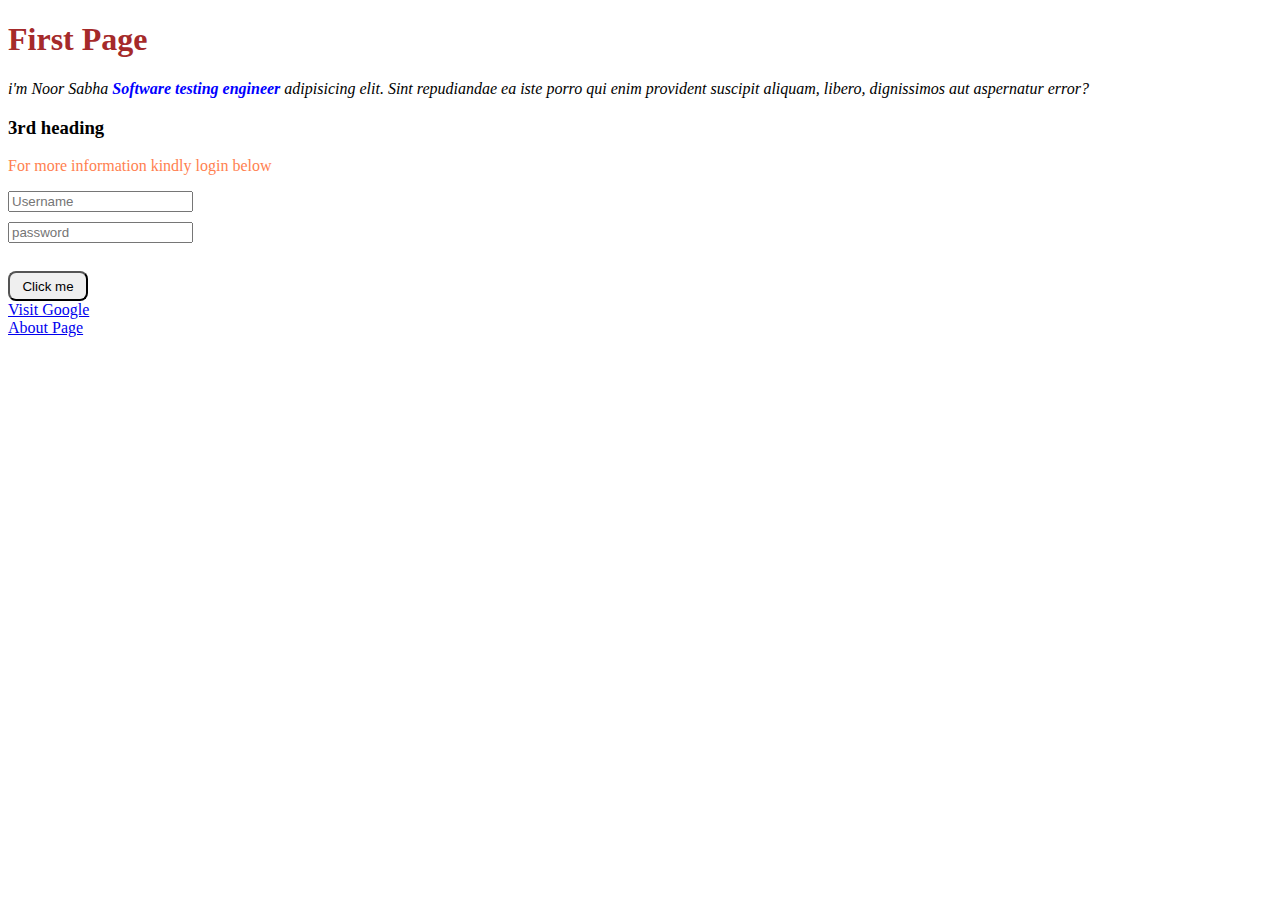
<file: day1/HTML/index.html>
<!DOCTYPE html>
<html lang="en">
<head>
    <meta charset="UTF-8">
    <meta http-equiv="X-UA-Compatible" content="IE=edge">
    <meta name="viewport" content="width=device-width, initial-scale=1.0">
    <title>First Page</title>
    <!-- Internal CSS-->
    <style>
        #p3 {
            color: coral;
        }
        .demobtn {
            width: 80px;
            height: 30px;
            border-radius: 8px;
        }
        input {
            margin-bottom: 10px;
        }
    </style>
    <script src="../JS/index.js"></script>
</head>
<body>
    <!-- Inline CSS -->
    <h1 style="color: brown;">First Page</h1>
    <p style="font-style: italic;">i'm Noor Sabha <span style="color: blue; font-weight: bold;">Software testing engineer</span> adipisicing elit. Sint repudiandae ea iste porro qui enim provident suscipit aliquam, libero, dignissimos aut aspernatur error?</p>
    <h3 style="font-family: cursive;">3rd heading</h3>
    <p id="p3">For more information kindly login below</p>
    <input id="uname" placeholder="Username" /> <br />
    <input id="pass" placeholder="password" /> <br />
    <br />
    <button onclick="btnclicked()" class="demobtn">Click me</button> <br />

    <!-- <button class="demobtn">Click me1</button> <br /> -->

    <!-- <button>Click me2</button> <br /> -->

    <a href="https://www.google.com" target="_blank">Visit Google</a> <br />
    <a href="./about.html">About Page</a>
</body>
</html>
</file>
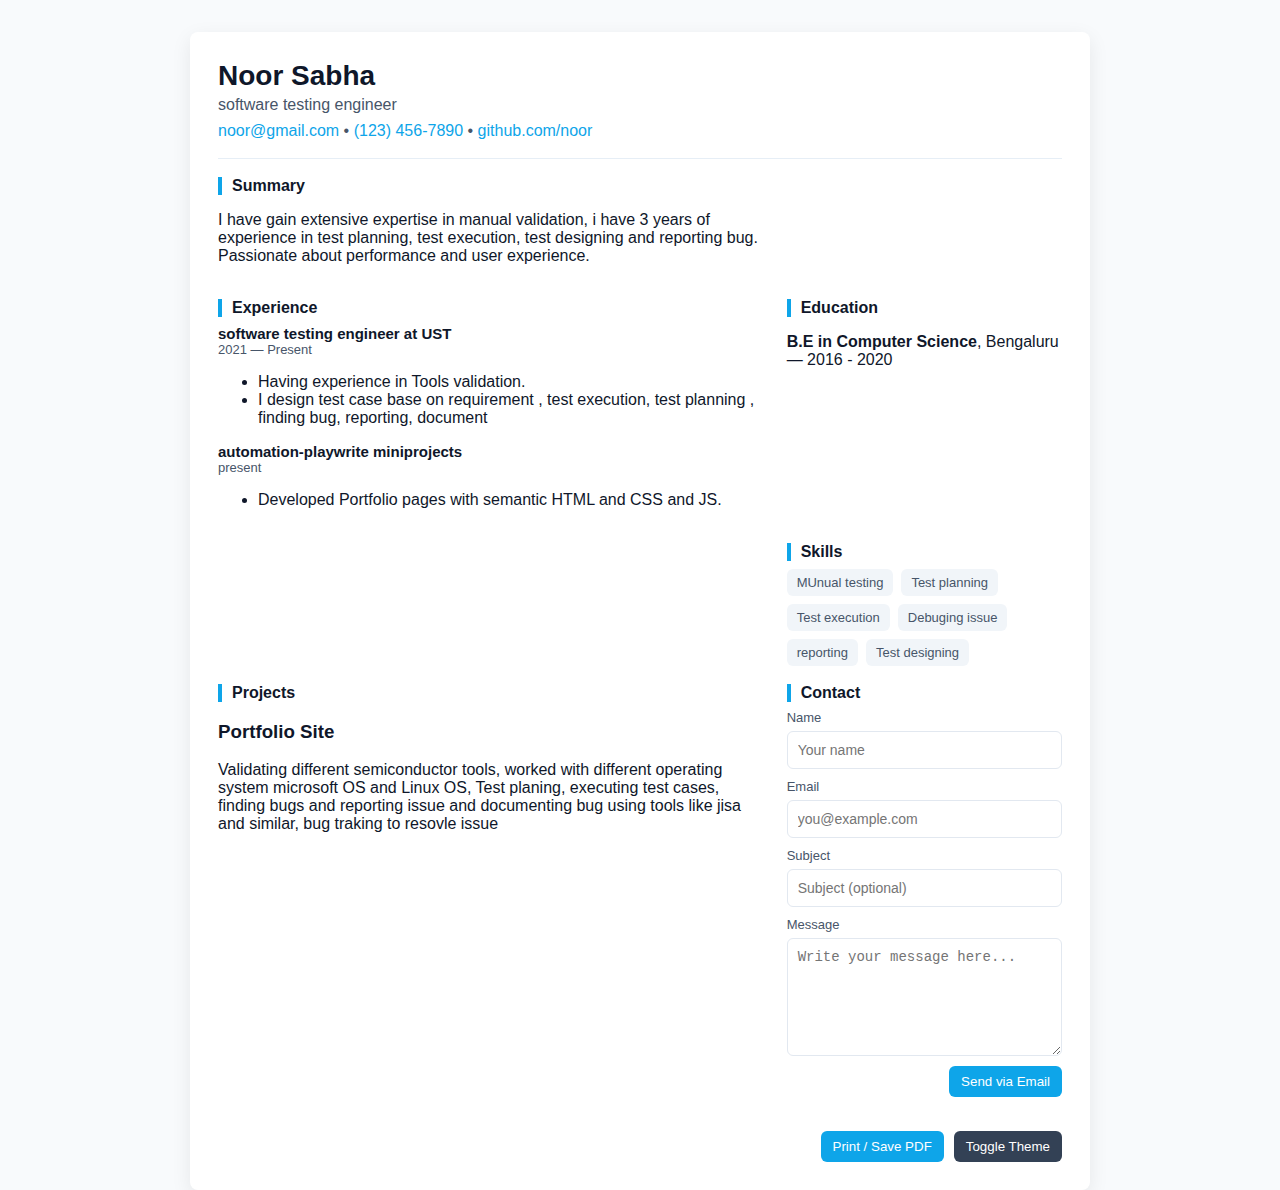
<file: portfolio-1/HTML/index.html>
<!doctype html>
<html lang="en">
<head>
  <meta charset="utf-8">
  <meta name="viewport" content="width=device-width,initial-scale=1">
  <title>Resume — Noor</title>
  <link rel="stylesheet" href="../CSS/resume.css">
</head>
<body>
  <div class="container">
    <header class="header">
      <div class="name">Noor Sabha</div>
      <div class="title">software testing engineer</div>
      <div class="contact">
        <a href="mailto:noor@example.com">noor@gmail.com</a> • <a href="#">(123) 456-7890</a> • <a href="#">github.com/noor</a>
      </div>
    </header>

    <main>
      <section class="profile">
        <h2>Summary</h2>
        <p>I have gain extensive expertise in manual validation, i have 3 years of experience in test planning, test execution, test designing and reporting bug. Passionate about performance and user experience.</p>
      </section>

      <section class="experience">
        <h2>Experience</h2>
        <article class="job">
          <h3>software testing engineer at UST</h3>
          <div class="meta">2021 — Present</div>
          <ul>
            <li>Having experience in Tools validation.</li>
            <li>I design test case base on requirement , test execution, test planning , finding bug, reporting, document</li>
        </article>

        <article class="job">
          <h3>automation-playwrite miniprojects</h3>
          <div class="meta">present</div>
          <ul>
            <li>Developed Portfolio pages with semantic HTML and CSS and JS.</li>
            
          </ul>
        </article>
      </section>

      <section class="education">
        <h2>Education</h2>
        <p><strong>B.E in Computer Science</strong>, Bengaluru — 2016 - 2020</p>
      </section>

      <section class="skills">
        <h2>Skills</h2>
        <ul class="skill-list">
          <li>MUnual testing</li>
          <li>Test planning</li>
          <li>Test execution</li>
          <li>Debuging issue</li>
          <li>reporting</li>
          <li>Test designing</li>
        </ul>
      </section>

      <section class="projects">
        <h2>Projects</h2>
        <article>
          <h3>Portfolio Site</h3>
          <p>Validating different semiconductor tools, worked with different operating system microsoft OS and Linux OS, Test planing, executing test cases, finding bugs and reporting issue and documenting bug using tools like jisa and similar, bug traking to resovle issue</p>
        </article>
      </section>

      <section class="contact-section">
        <h2>Contact</h2>
        <form id="contactForm" class="contact-form" aria-label="Contact form">
          <div class="field">
            <label for="name">Name</label>
            <input id="name" name="name" type="text" required placeholder="Your name">
          </div>
          <div class="field">
            <label for="email">Email</label>
            <input id="email" name="email" type="email" required placeholder="you@example.com">
          </div>
          <div class="field">
            <label for="subject">Subject</label>
            <input id="subject" name="subject" type="text" placeholder="Subject (optional)">
          </div>
          <div class="field">
            <label for="message">Message</label>
            <textarea id="message" name="message" rows="6" required placeholder="Write your message here..."></textarea>
          </div>
          <div class="form-actions">
            <button type="submit" id="sendBtn">Send via Email</button>
          </div>
          <div id="formStatus" role="status" aria-live="polite" class="form-status"></div>
        </form>
      </section>
    </main>

    <footer class="footer">
      <button id="printBtn">Print / Save PDF</button>
      <button id="themeToggle">Toggle Theme</button>
    </footer>
  </div>
  <script src="../JS/index.js"></script>
</body>
</html>
</file>
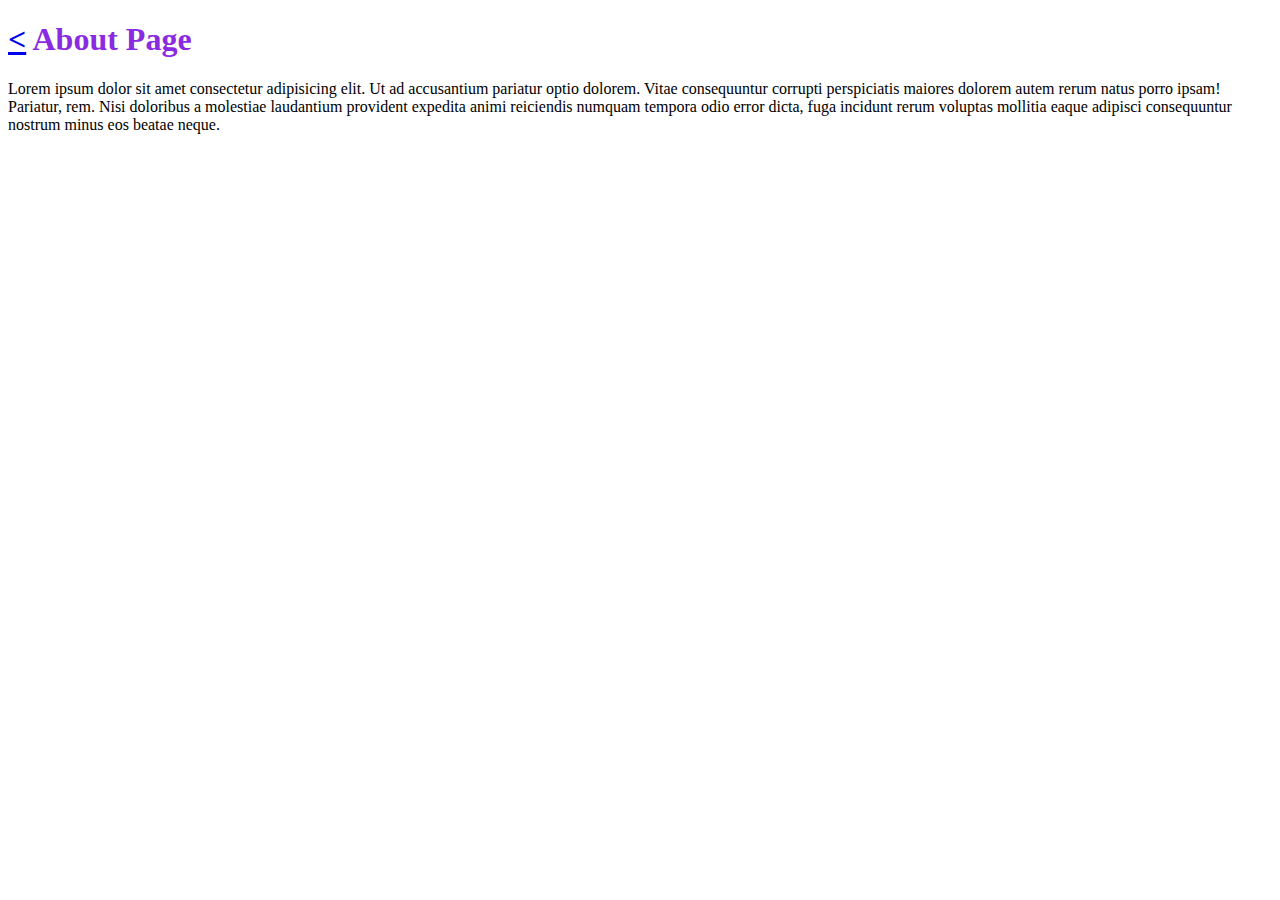
<file: day1/HTML/about.html>
<!DOCTYPE html>
<html lang="en">
<head>
    <meta charset="UTF-8">
    <meta http-equiv="X-UA-Compatible" content="IE=edge">
    <meta name="viewport" content="width=device-width, initial-scale=1.0">
    <title>About</title>
    <!-- External CSS -->
    <link rel="stylesheet" href="../CSS/about.css">
</head>
<body>
    <h1 id="heading"><a href="./index.html"><</a> About Page</h1>
    <p>Lorem ipsum dolor sit amet consectetur adipisicing elit. Ut ad accusantium pariatur optio dolorem. Vitae consequuntur corrupti perspiciatis maiores dolorem autem rerum natus porro ipsam! Pariatur, rem. Nisi doloribus a molestiae laudantium provident expedita animi reiciendis numquam tempora odio error dicta, fuga incidunt rerum voluptas mollitia eaque adipisci consequuntur nostrum minus eos beatae neque.</p>
</body>
</html>
</file>
<file: portfolio-1/CSS/resume.css>
:root{
  --bg: #f8fafc;
  --card: #ffffff;
  --text: #0f172a;
  --muted: #475569;
  --accent: #0ea5e9;
}
*{box-sizing:border-box}
html,body{height:100%}
body{
  margin:0;
  font-family:Inter,Segoe UI,Helvetica,Arial,sans-serif;
  background:var(--bg);
  color:var(--text);
  -webkit-font-smoothing:antialiased;
}
.container{
  max-width:900px;
  margin:32px auto;
  background:var(--card);
  box-shadow:0 6px 20px rgba(2,6,23,0.08);
  padding:28px;
  border-radius:8px;
}
.header{display:flex;flex-direction:column;align-items:flex-start;border-bottom:1px solid #e6eef6;padding-bottom:18px;margin-bottom:18px}
.header .name{font-size:28px;font-weight:700}
.header .title{color:var(--muted);margin-top:4px}
.contact{margin-top:8px;color:var(--muted)}
.contact a{color:var(--accent);text-decoration:none}
main{display:grid;grid-template-columns:1fr;gap:18px}
section h2{margin:0 0 8px 0;border-left:4px solid var(--accent);padding-left:10px;font-size:16px}
.job h3{margin:0;font-size:15px}
.job .meta{color:var(--muted);font-size:13px;margin-bottom:8px}
.skill-list{display:flex;flex-wrap:wrap;gap:8px;list-style:none;padding:0;margin:0}
.skill-list li{background:#f1f5f9;padding:6px 10px;border-radius:6px;color:var(--muted);font-size:13px}
.footer{display:flex;gap:10px;justify-content:flex-end;margin-top:18px}
button{background:var(--accent);border:none;color:white;padding:8px 12px;border-radius:6px;cursor:pointer}
button#themeToggle{background:#334155}
/* Contact form */
.contact-form{display:flex;flex-direction:column;gap:10px}
.contact-form .field{display:flex;flex-direction:column}
.contact-form label{font-size:13px;color:var(--muted);margin-bottom:6px}
.contact-form input,.contact-form textarea{padding:10px;border:1px solid #e2e8f0;border-radius:6px;font-size:14px}
.contact-form .form-actions{display:flex;justify-content:flex-end}
.form-status{color:var(--muted);font-size:13px;margin-top:6px}
@media(min-width:800px){
  main{grid-template-columns:2fr 1fr;grid-auto-rows:minmax(60px,auto);}
  .experience{grid-column:1/2}
  .skills,.education{grid-column:2/3}
}
/* Print styles */
@media print{
  body{background:white;color:black}
  .container{box-shadow:none;border-radius:0;padding:0;margin:0}
  .footer{display:none}
  section h2{border-left:none;padding-left:0}
}
/* Dark theme utility */
.dark{
  --bg: #0b1220;
  --card:#071226;
  --text:#e6eef6;
  --muted:#94a3b8;
  --accent:#06b6d4;
}
</file>
<file: day1/CSS/about.css>
#heading {
    color: blueviolet;
}
</file>
